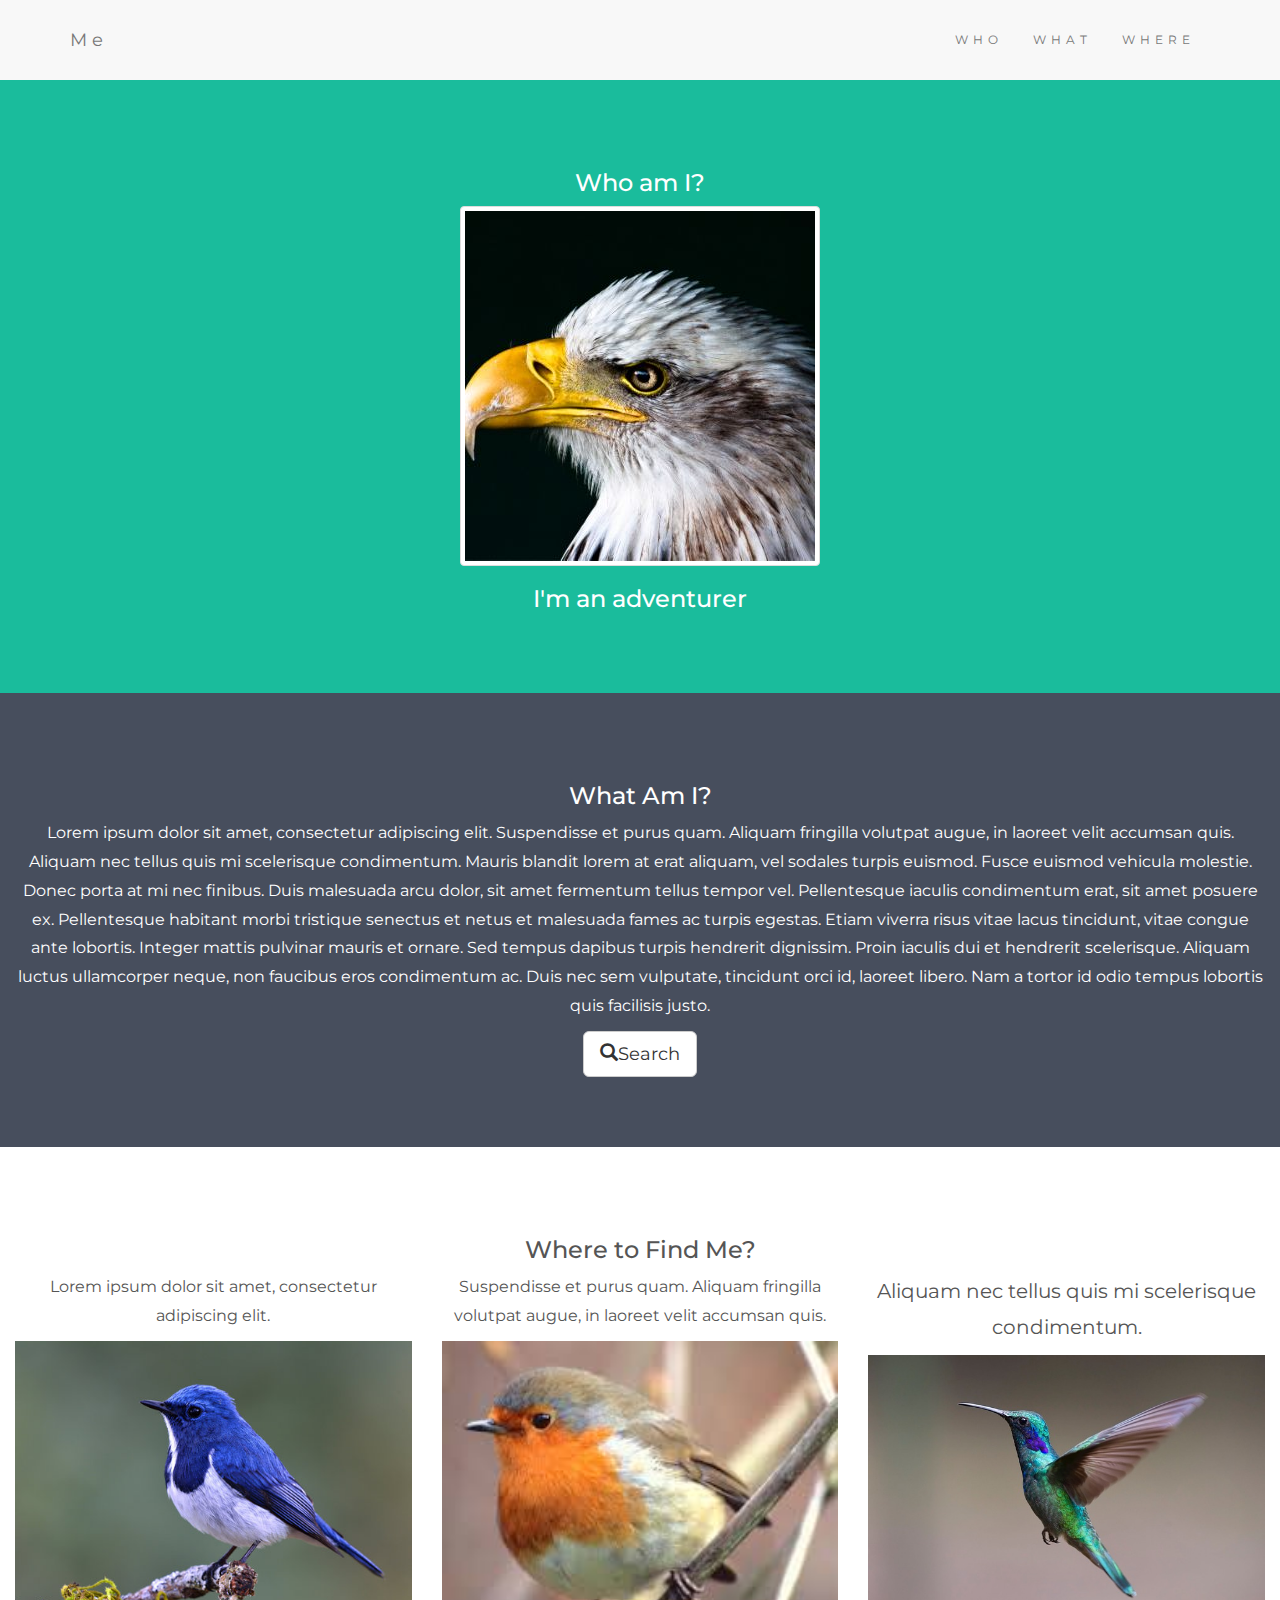
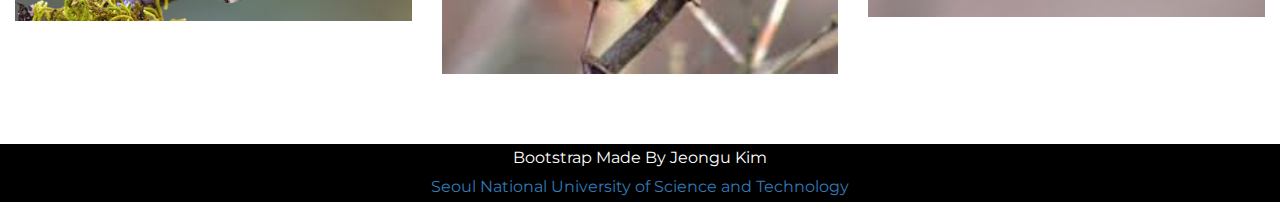
<file: index.html>
<!DOCTYPE html>
<html>

<head>
    <nav class="navbar navbar-default">
        <div class="container">
            <div class="navbar-header">
                <button type="button" class="navbar-toggle" data-toggle="collapse" data-target="#myNavbar">
                    <span class="icon-bar"></span>
                    <span class="icon-bar"></span>
                    <span class="icon-bar"></span>
                </button>
                <a class="navbar-brand" href="#">Me</a>
            </div>
            <div class="collapse navbar-collapse" id="myNavbar">
                <ul class="nav navbar-nav navbar-right">
                    <li><a href="#who">WHO</a></li>
                    <li><a href="#what">WHAT</a></li>
                    <li><a href="#where">WHERE</a></li>
                </ul>
            </div>
        </div>
    </nav>

    <title>Boostrap Theme Simply Me</title>
    <meta charset="utf-8">
    <meta name="viewport" content="width=device-width, initial-scale=1">
    <link rel="stylesheet" href="https://maxcdn.bootstrapcdn.com/bootstrap/3.4.1/css/bootstrap.min.css">
    <script src="https://ajax.googleapis.com/ajax/libs/jquery/3.5.1/jquery.min.js"></script>
    <script src="https://maxcdn.bootstrapcdn.com/bootstrap/3.4.1/js/bootstrap.min.js"></script>
    <link rel="preconnect" href="https://fonts.googleapis.com">
    <link rel="preconnect" href="https://fonts.gstatic.com" crossorigin>
    <link href="https://fonts.googleapis.com/css2?family=Montserrat:ital,wght@0,100..900;1,100..900&display=swap" rel="stylesheet">
    <style>
        body {
            font: 20px "Montserrat", sans-serif;
            line-height: 1.8;
            color: #f5f6f7;
        }
        p {font-size: 16px;}

        .bg-1 {
            background-color: #1abc9c;
            /*Green */
            color: #ffffff;
        }

        .bg-2 {
            background-color: #474e5d;
            color: #ffffff;
        }

        .bg-3 {
            background-color: #ffffff;
            color: #555555;
        }

        .bg-4 {
            background-color: black;
            color: white
        }

        .container-fluid {
            padding-top: 70px;
            padding-bottom: 70px;
        }
        .navbar {
            padding-top: 15px;
            padding-bottom: 15px;
            border: 0;
            border-radius: 0;
            margin-bottom: 0;
            font-size: 12px;
            letter-spacing: 5px;

        }
        .navbar-nav li a:hover{
            color: #1abc9c !important;
        }
        .margin {margin-bottom: 45px;} 
</style>
</head>

<body>
    <div class="container-fluid bg-1 text-center" id="who">
        <h3>Who am I?</h3>
        <img src="bird.jpg" class="img-thumbnail img-responsive"" alt=" Bird" style="display:inline">
        <h3>I'm an adventurer</h3>
    </div>
    <div class="container-fluid bg-2 text-center" id="what">
        <h3>What Am I?</h3>
        <p>Lorem ipsum dolor sit amet, consectetur adipiscing elit. Suspendisse et purus quam. Aliquam fringilla
            volutpat augue, in laoreet velit accumsan quis. Aliquam nec tellus quis mi scelerisque condimentum. Mauris
            blandit lorem at erat aliquam, vel sodales turpis euismod. Fusce euismod vehicula molestie. Donec porta at
            mi nec finibus. Duis malesuada arcu dolor, sit amet fermentum tellus tempor vel. Pellentesque iaculis
            condimentum erat, sit amet posuere ex. Pellentesque habitant morbi tristique senectus et netus et malesuada
            fames ac turpis egestas. Etiam viverra risus vitae lacus tincidunt, vitae congue ante lobortis. Integer
            mattis pulvinar mauris et ornare. Sed tempus dapibus turpis hendrerit dignissim. Proin iaculis dui et
            hendrerit scelerisque. Aliquam luctus ullamcorper neque, non faucibus eros condimentum ac. Duis nec sem
            vulputate, tincidunt orci id, laoreet libero. Nam a tortor id odio tempus lobortis quis facilisis justo.</p>
        <a href="#" class="btn btn-default btn-lg">
            <span class="glyphicon glyphicon-search"></span>Search</a>
    </div>
    <div class="container-fluid bg-3 text-center" id="where">
        <h3>Where to Find Me?</h3>
        <div class="row">
            <div class="col-sm-4" ?>
                <p>Lorem ipsum dolor sit amet, consectetur adipiscing elit.</p>
                <img src="bird1.jpg" alt="image" width="100%" class="img-responsive">
            </div>
            <div class="col-sm-4" ?>
                <p>Suspendisse et purus quam. Aliquam fringilla volutpat augue, in laoreet velit accumsan quis.</p>
                <img src="bird2.jpg" alt="image" width="100%" class="img-responsive">
            </div>
            <div class="col-sm-4" ?>
                Aliquam nec tellus quis mi scelerisque condimentum. </p>
                <img src="bird3.jpg" alt="image" width="100%" class="img-responsive">
            </div>
        </div>
    </div>

    <footer class="contain-fluid bg-4 text-center">
        <p>Bootstrap Made By Jeongu Kim<br>
        <a href="http://seoultech.ac.kr">Seoul National University of Science and Technology</a>
        </p>
    </footer>
</body>

</html>
</file>
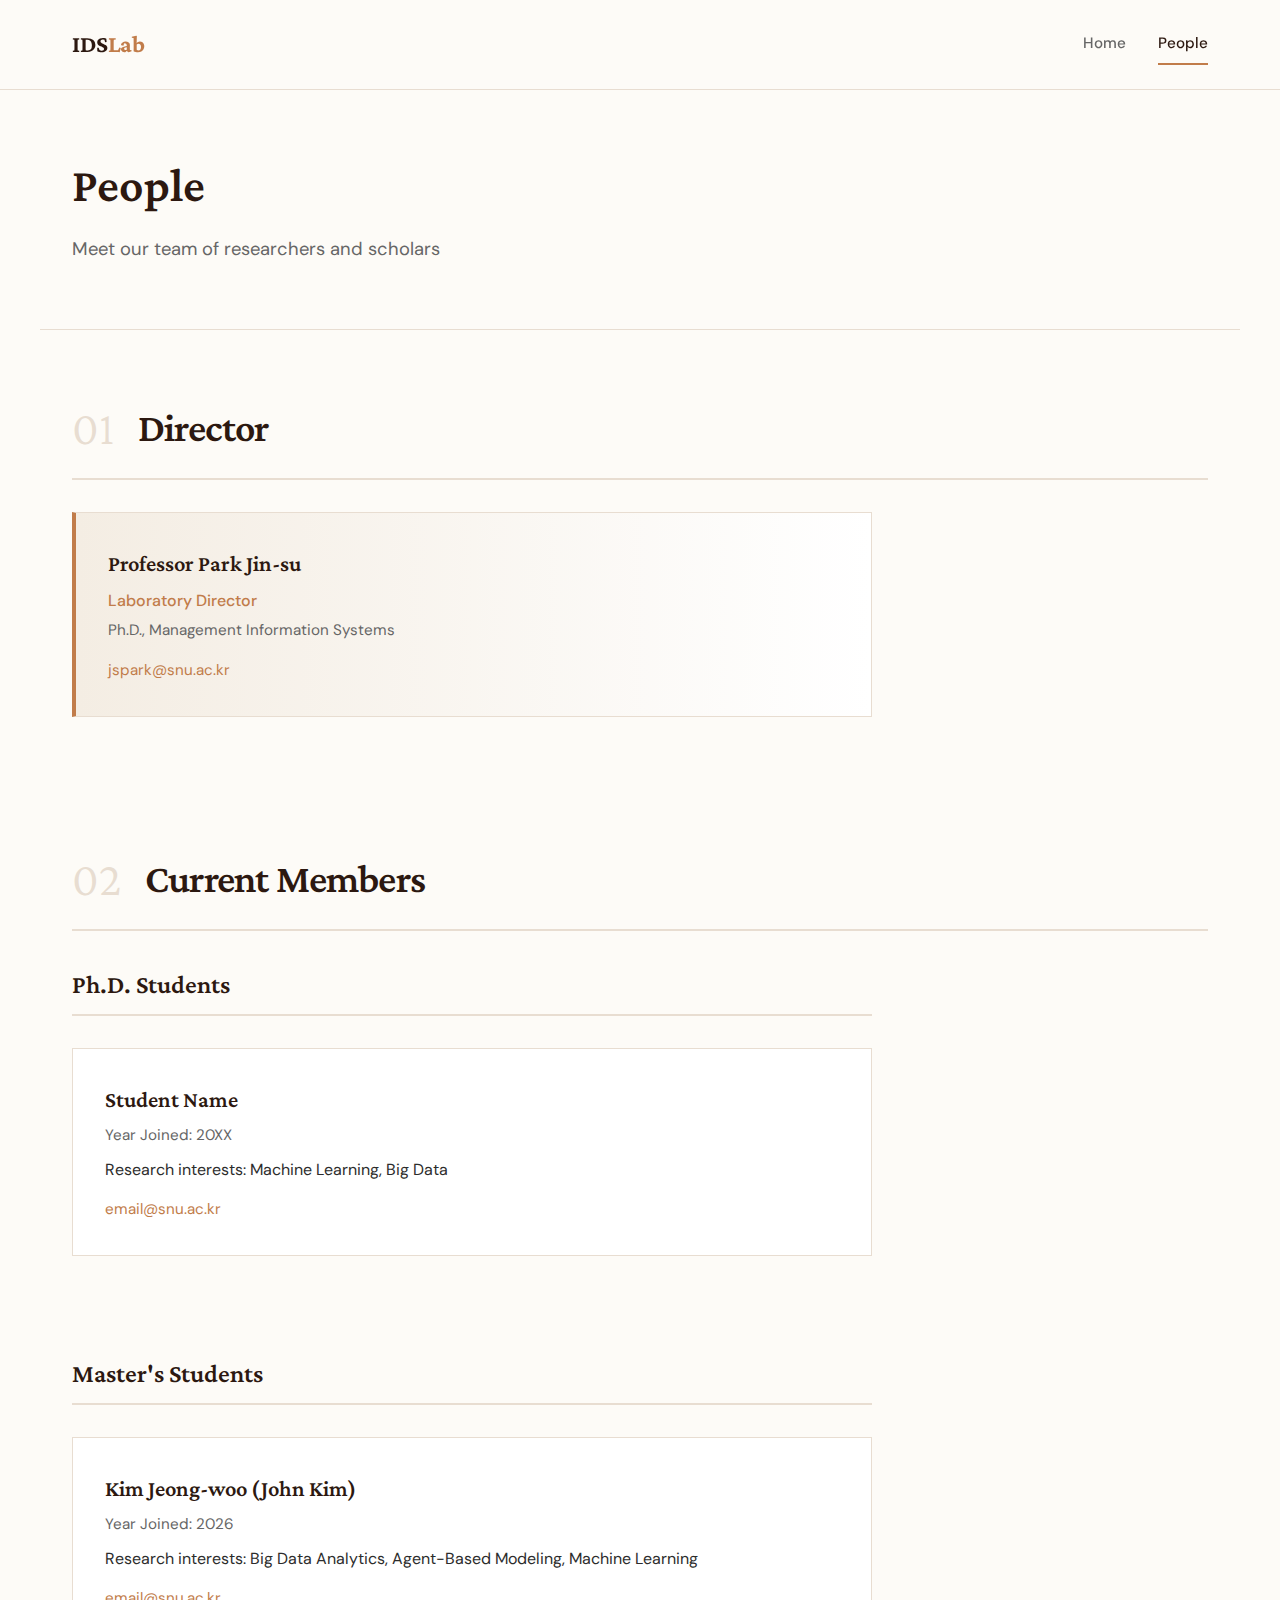
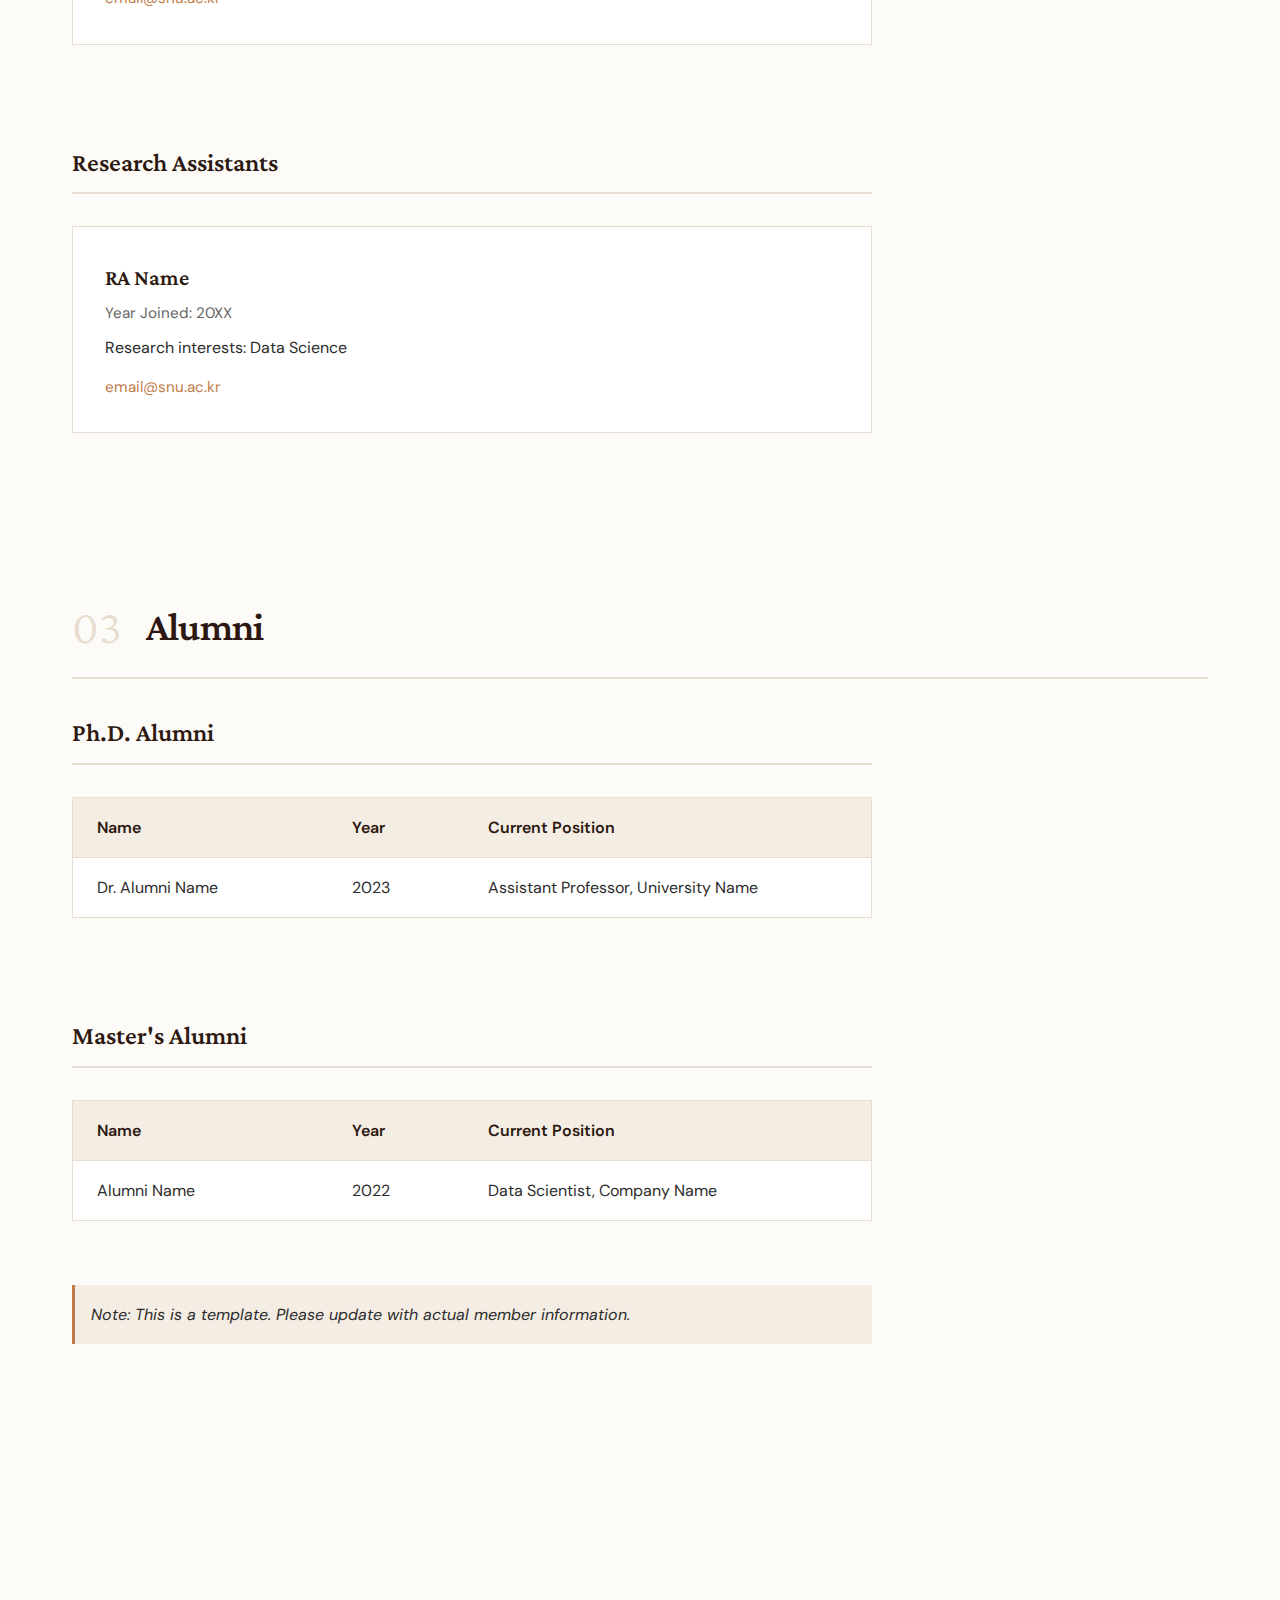
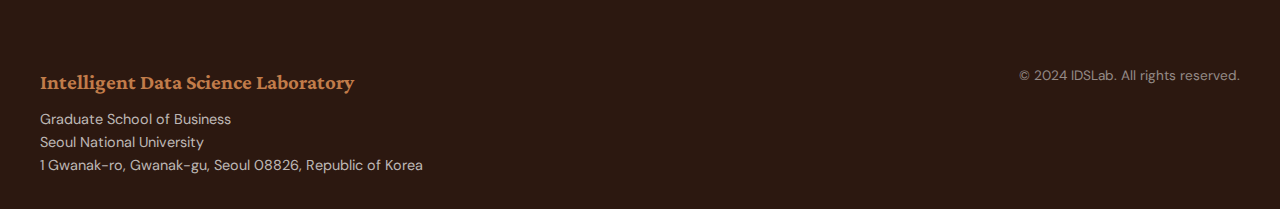
<file: members.html>
<!DOCTYPE html>
<html lang="en">
<head>
    <meta charset="UTF-8">
    <meta name="viewport" content="width=device-width, initial-scale=1.0">
    <title>People - IDSLab</title>
    <link rel="stylesheet" href="css/style.css">
    <link rel="preconnect" href="https://fonts.googleapis.com">
    <link rel="preconnect" href="https://fonts.gstatic.com" crossorigin>
    <link href="https://fonts.googleapis.com/css2?family=Crimson+Pro:wght@300;400;600;700&family=DM+Sans:wght@400;500;700&display=swap" rel="stylesheet">
</head>
<body>
    <nav class="nav">
        <div class="nav-container">
            <a href="index.html" class="logo">IDS<span>Lab</span></a>
            <div class="nav-links">
                <a href="index.html" class="nav-link">Home</a>
                <a href="members.html" class="nav-link active">People</a>
            </div>
        </div>
    </nav>

    <header class="page-header">
        <div class="page-header-content">
            <h1 class="page-title">People</h1>
            <p class="page-subtitle">Meet our team of researchers and scholars</p>
        </div>
    </header>

    <main class="container">
        <section class="section members-section">
            <div class="section-header">
                <span class="section-number">01</span>
                <h2 class="section-title">Director</h2>
            </div>
            <div class="section-content">
                <div class="member-card director-member">
                    <div class="member-info">
                        <h3 class="member-name">Professor Park Jin-su</h3>
                        <p class="member-role">Laboratory Director</p>
                        <p class="member-degree">Ph.D., Management Information Systems</p>
                        <div class="member-contact">
                            <a href="mailto:jspark@snu.ac.kr">jspark@snu.ac.kr</a>
                        </div>
                    </div>
                </div>
            </div>
        </section>

        <section class="section members-section">
            <div class="section-header">
                <span class="section-number">02</span>
                <h2 class="section-title">Current Members</h2>
            </div>
            <div class="section-content">
                <div class="members-grid">
                    <!-- Ph.D. Students -->
                    <div class="member-category">
                        <h3 class="category-title">Ph.D. Students</h3>
                        <div class="members-list">
                            <div class="member-card">
                                <div class="member-info">
                                    <h4 class="member-name">Student Name</h4>
                                    <p class="member-year">Year Joined: 20XX</p>
                                    <p class="member-research">Research interests: Machine Learning, Big Data</p>
                                    <div class="member-contact">
                                        <a href="mailto:email@snu.ac.kr">email@snu.ac.kr</a>
                                    </div>
                                </div>
                            </div>
                            <!-- Add more Ph.D. students as needed -->
                        </div>
                    </div>

                    <!-- Master's Students -->
                    <div class="member-category">
                        <h3 class="category-title">Master's Students</h3>
                        <div class="members-list">
                            <div class="member-card">
                                <div class="member-info">
                                    <h4 class="member-name">Kim Jeong-woo (John Kim)</h4>
                                    <p class="member-year">Year Joined: 2026</p>
                                    <p class="member-research">Research interests: Big Data Analytics, Agent-Based Modeling, Machine Learning</p>
                                    <div class="member-contact">
                                        <a href="mailto:email@snu.ac.kr">email@snu.ac.kr</a>
                                    </div>
                                </div>
                            </div>
                            <!-- Add more Master's students as needed -->
                        </div>
                    </div>

                    <!-- Research Assistants -->
                    <div class="member-category">
                        <h3 class="category-title">Research Assistants</h3>
                        <div class="members-list">
                            <div class="member-card">
                                <div class="member-info">
                                    <h4 class="member-name">RA Name</h4>
                                    <p class="member-year">Year Joined: 20XX</p>
                                    <p class="member-research">Research interests: Data Science</p>
                                    <div class="member-contact">
                                        <a href="mailto:email@snu.ac.kr">email@snu.ac.kr</a>
                                    </div>
                                </div>
                            </div>
                            <!-- Add more RAs as needed -->
                        </div>
                    </div>
                </div>
            </div>
        </section>

        <section class="section alumni-section">
            <div class="section-header">
                <span class="section-number">03</span>
                <h2 class="section-title">Alumni</h2>
            </div>
            <div class="section-content">
                <div class="alumni-list">
                    <!-- Ph.D. Alumni -->
                    <div class="alumni-category">
                        <h3 class="category-title">Ph.D. Alumni</h3>
                        <div class="alumni-table">
                            <div class="alumni-row header-row">
                                <div class="alumni-col name-col">Name</div>
                                <div class="alumni-col year-col">Year</div>
                                <div class="alumni-col position-col">Current Position</div>
                            </div>
                            <div class="alumni-row">
                                <div class="alumni-col name-col">Dr. Alumni Name</div>
                                <div class="alumni-col year-col">2023</div>
                                <div class="alumni-col position-col">Assistant Professor, University Name</div>
                            </div>
                            <!-- Add more Ph.D. alumni as needed -->
                        </div>
                    </div>

                    <!-- Master's Alumni -->
                    <div class="alumni-category">
                        <h3 class="category-title">Master's Alumni</h3>
                        <div class="alumni-table">
                            <div class="alumni-row header-row">
                                <div class="alumni-col name-col">Name</div>
                                <div class="alumni-col year-col">Year</div>
                                <div class="alumni-col position-col">Current Position</div>
                            </div>
                            <div class="alumni-row">
                                <div class="alumni-col name-col">Alumni Name</div>
                                <div class="alumni-col year-col">2022</div>
                                <div class="alumni-col position-col">Data Scientist, Company Name</div>
                            </div>
                            <!-- Add more Master's alumni as needed -->
                        </div>
                    </div>
                </div>

                <div class="alumni-note">
                    <p><em>Note: This is a template. Please update with actual member information.</em></p>
                </div>
            </div>
        </section>
    </main>

    <footer class="footer">
        <div class="footer-content">
            <div class="footer-info">
                <h3>Intelligent Data Science Laboratory</h3>
                <p>Graduate School of Business</p>
                <p>Seoul National University</p>
                <p>1 Gwanak-ro, Gwanak-gu, Seoul 08826, Republic of Korea</p>
            </div>
            <div class="footer-meta">
                <p>&copy; 2024 IDSLab. All rights reserved.</p>
            </div>
        </div>
    </footer>

    <script src="js/script.js"></script>
</body>
</html>
</file>
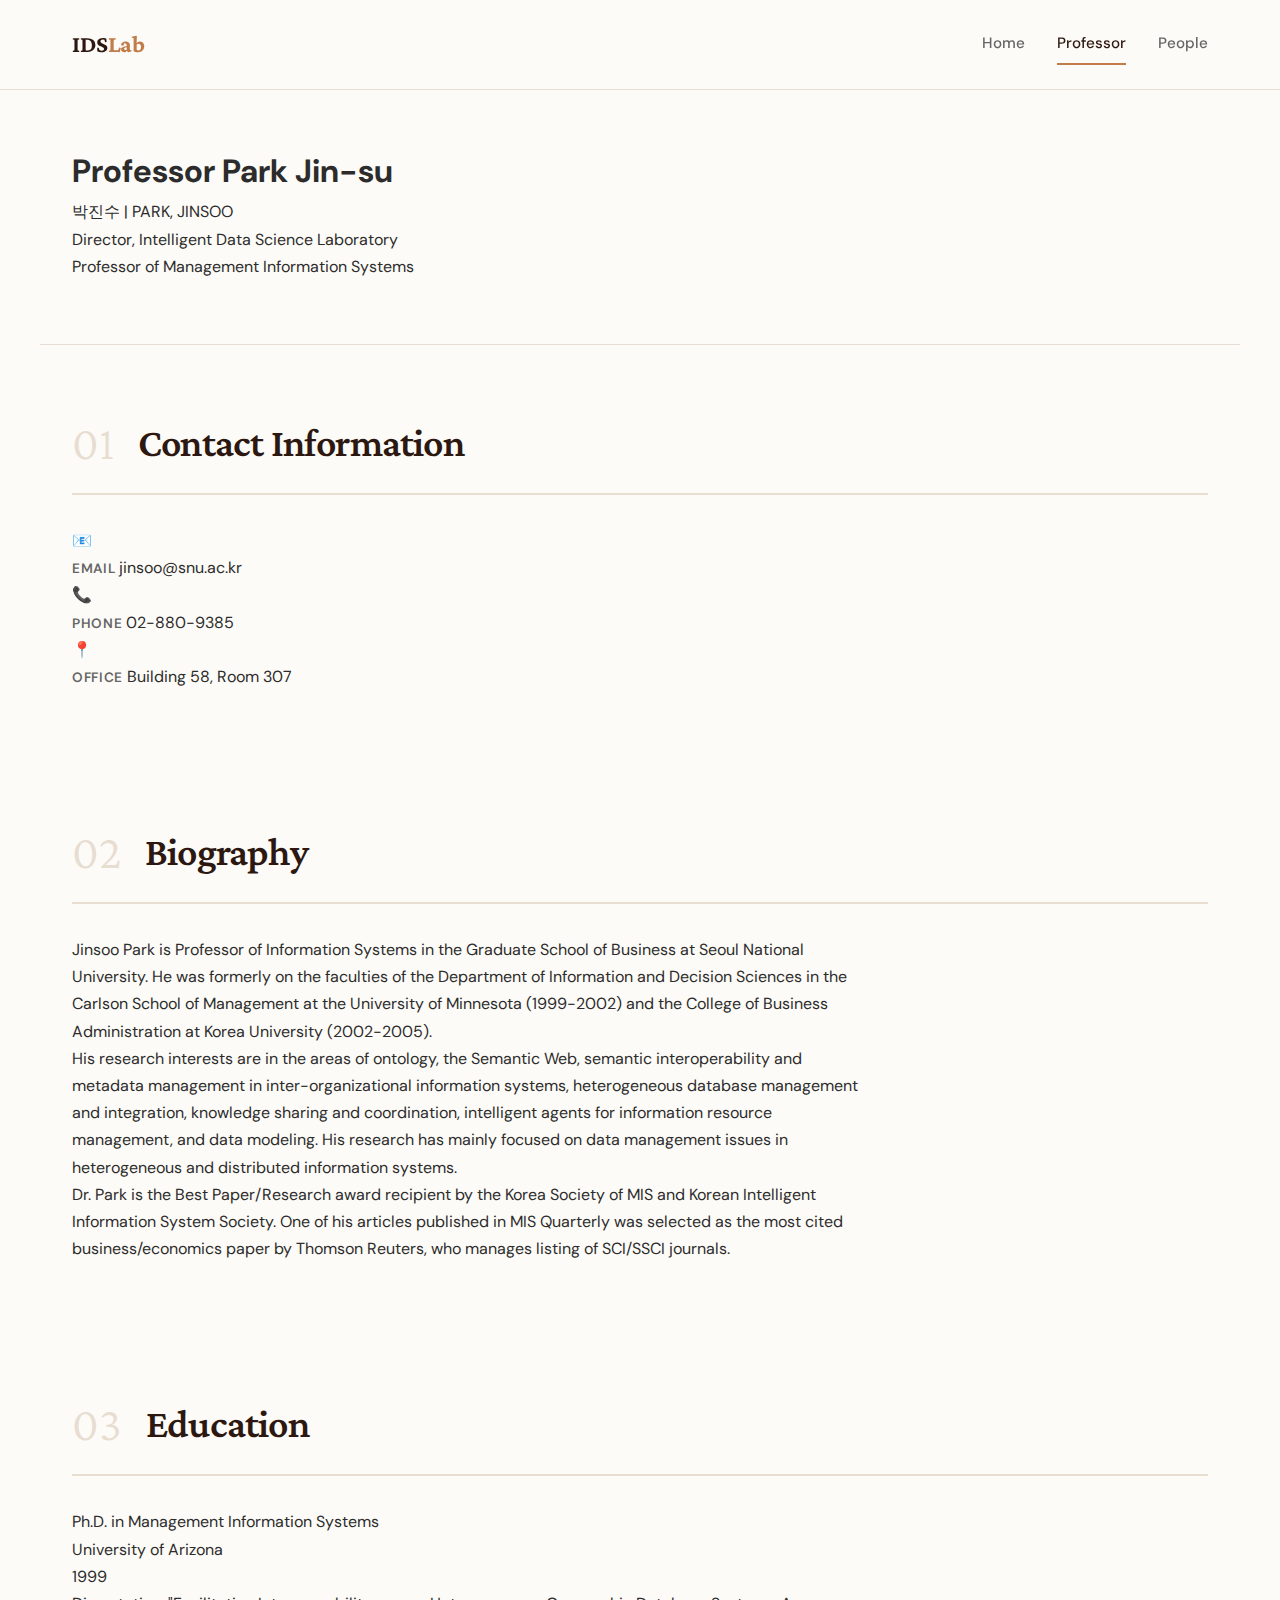
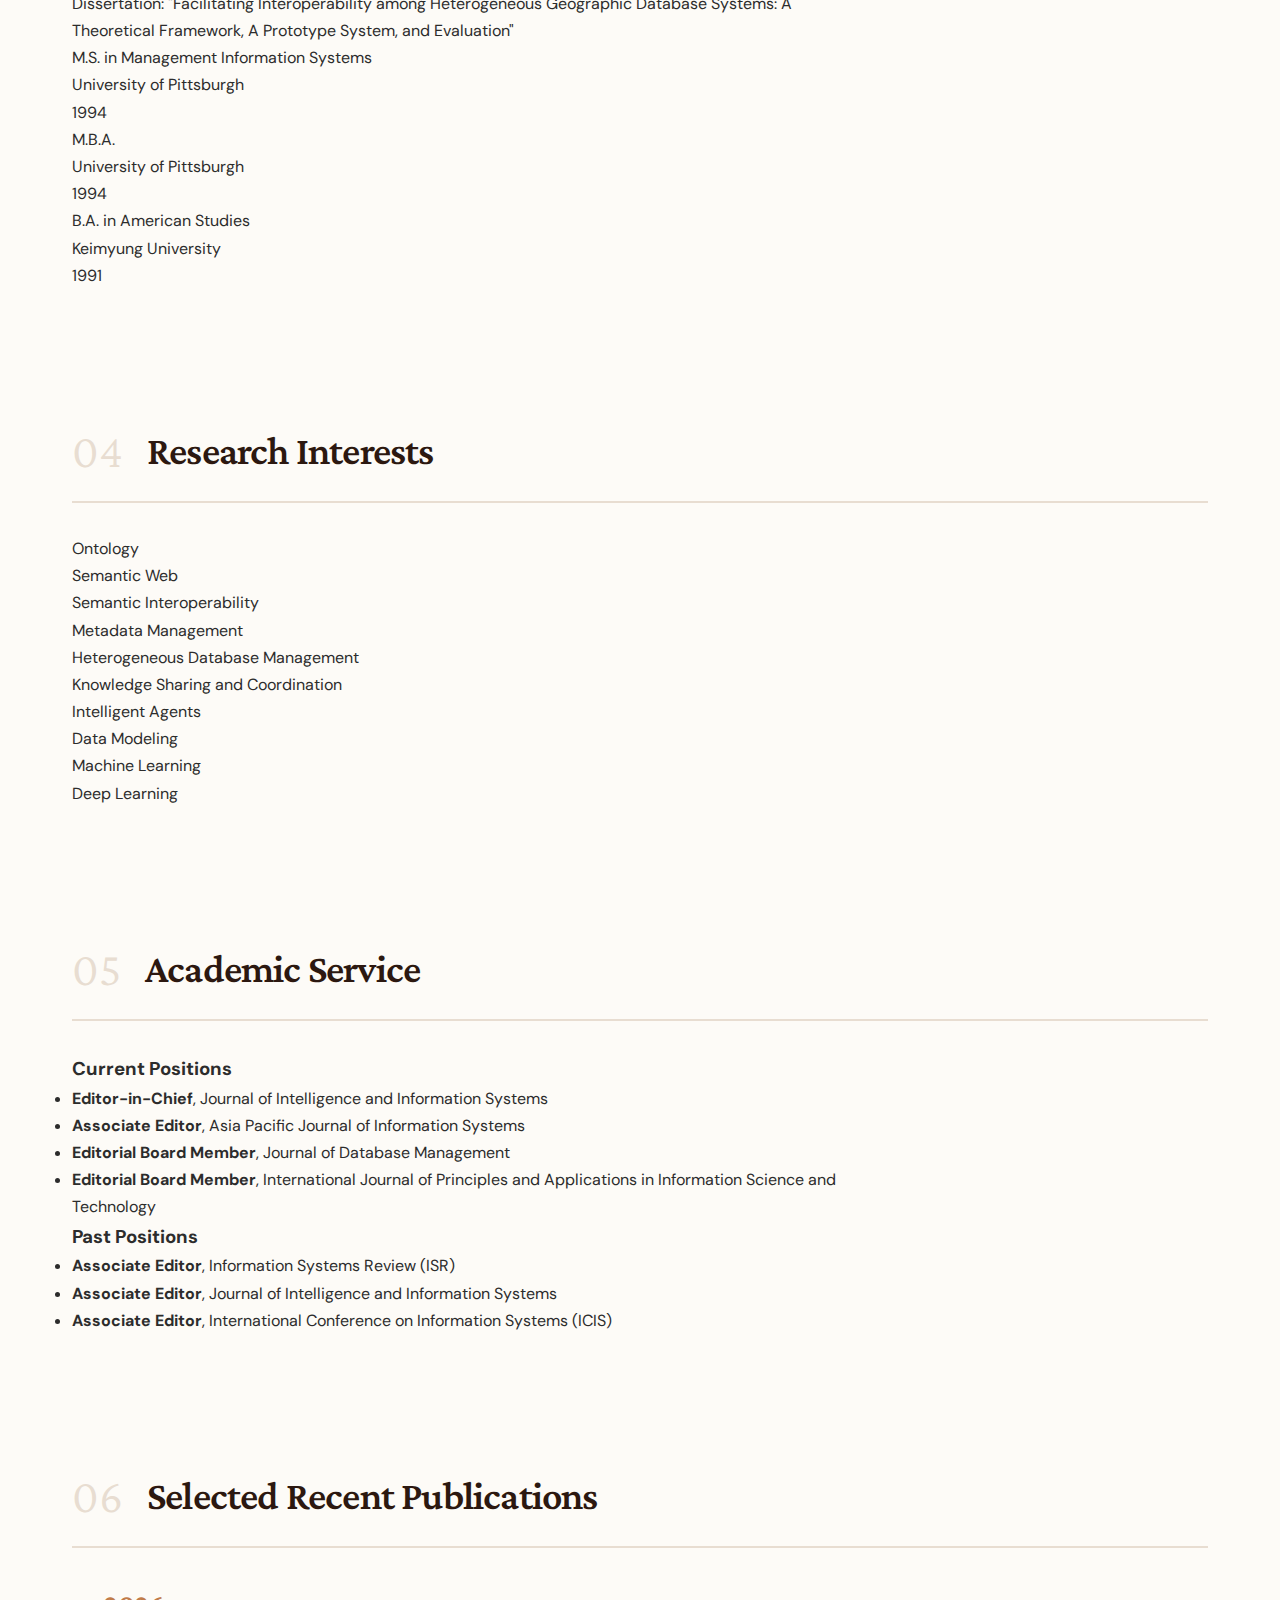
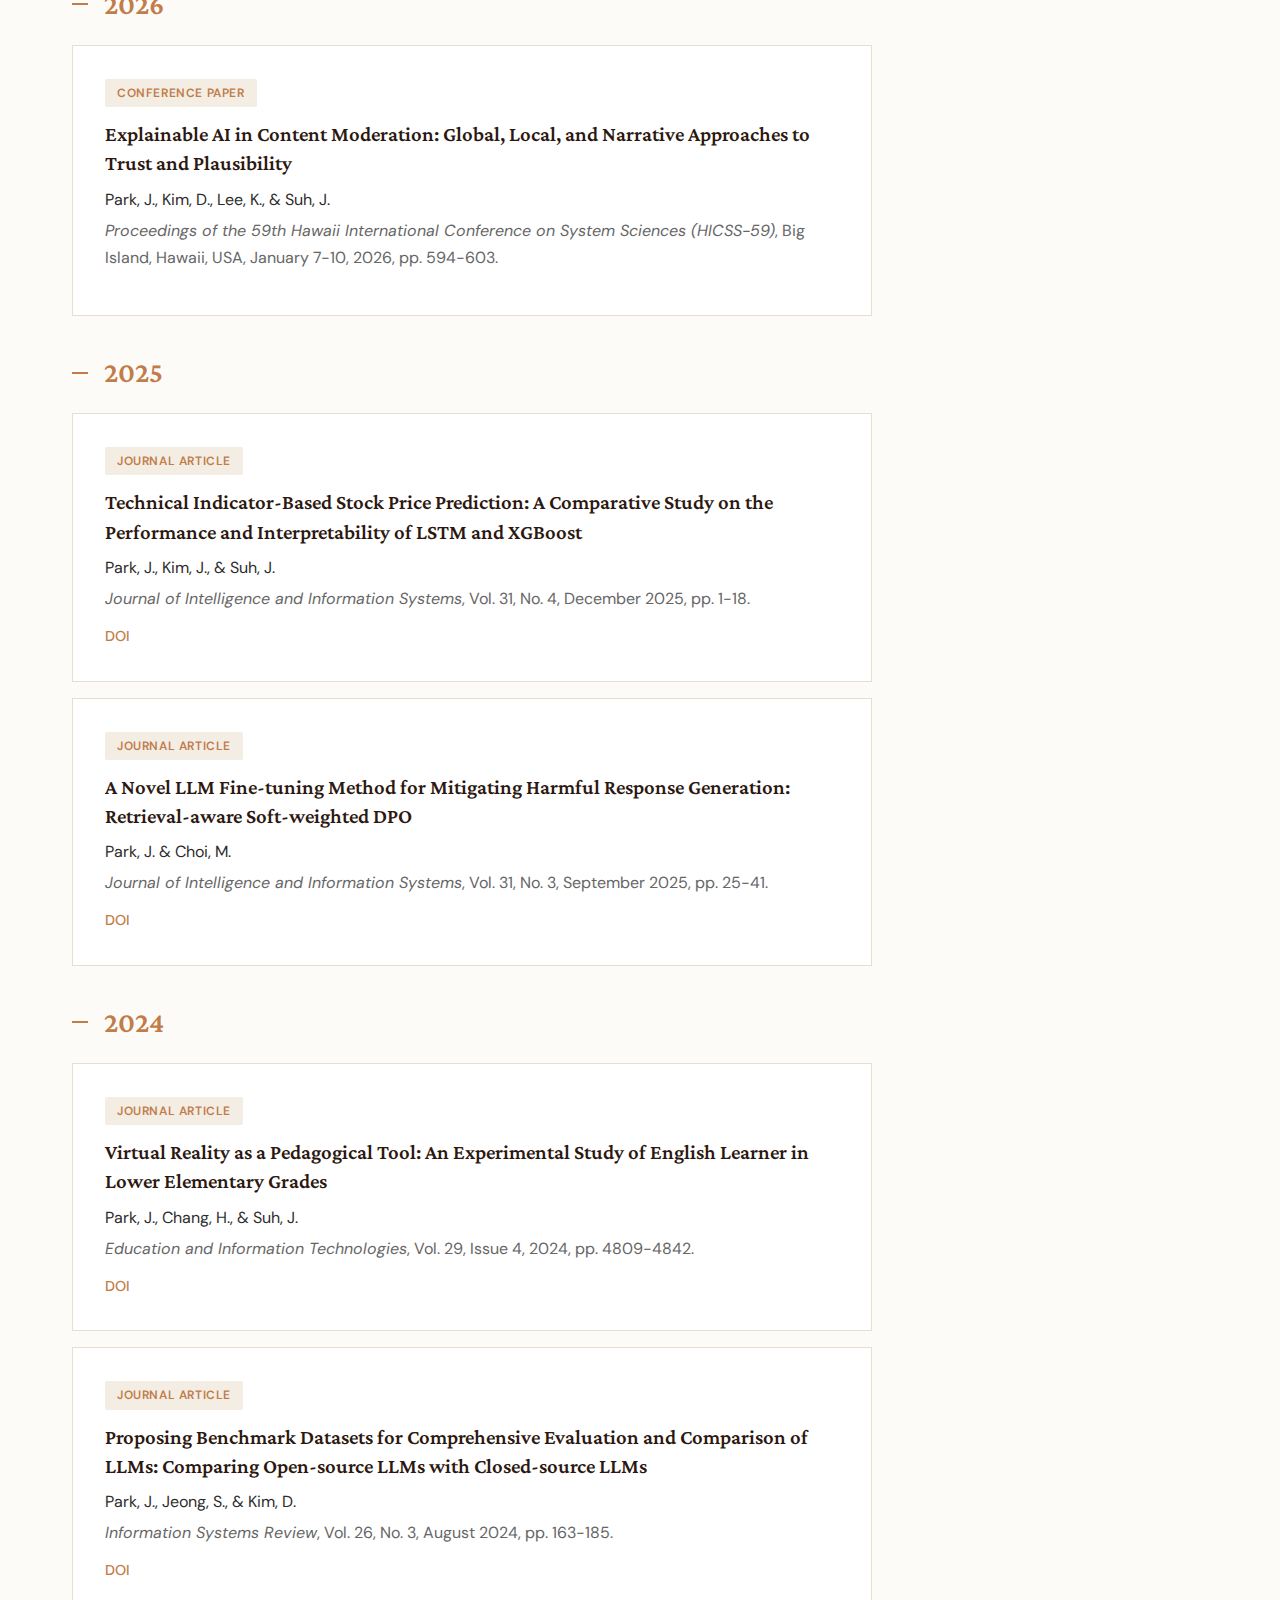
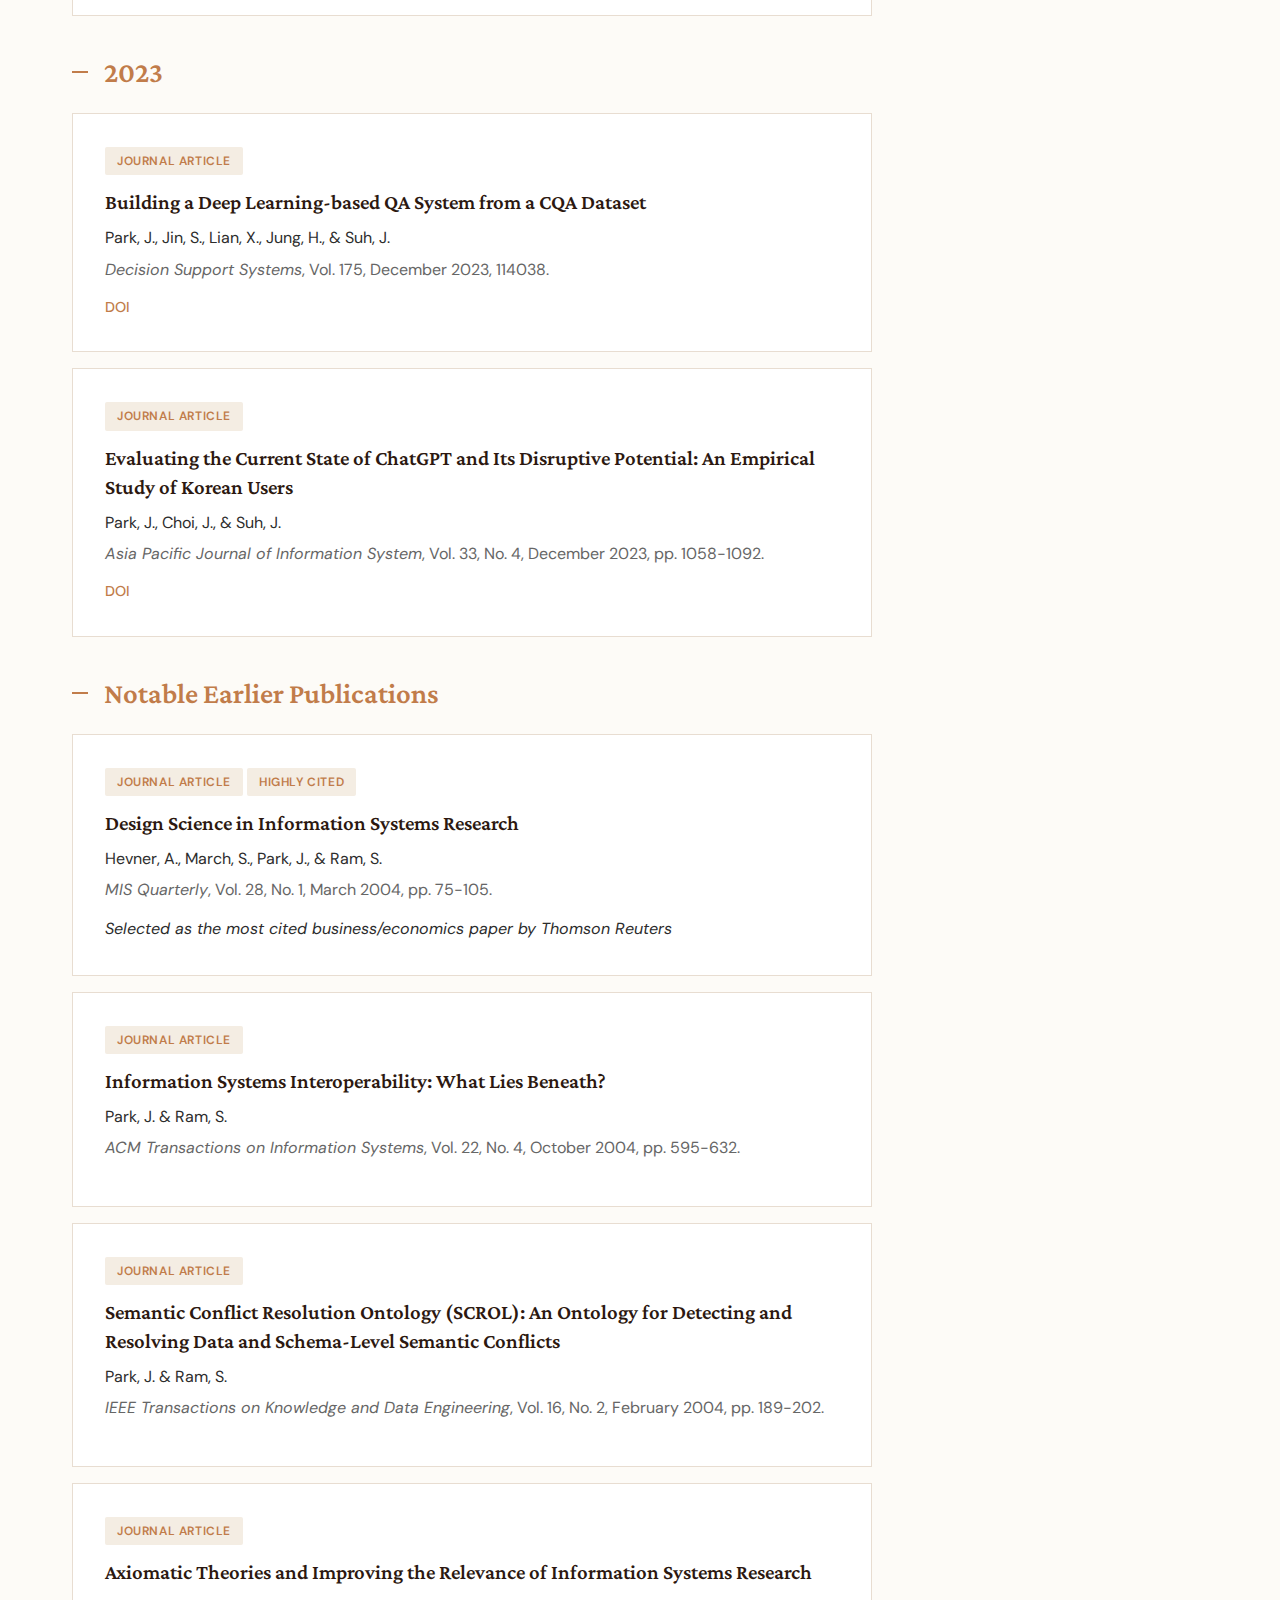
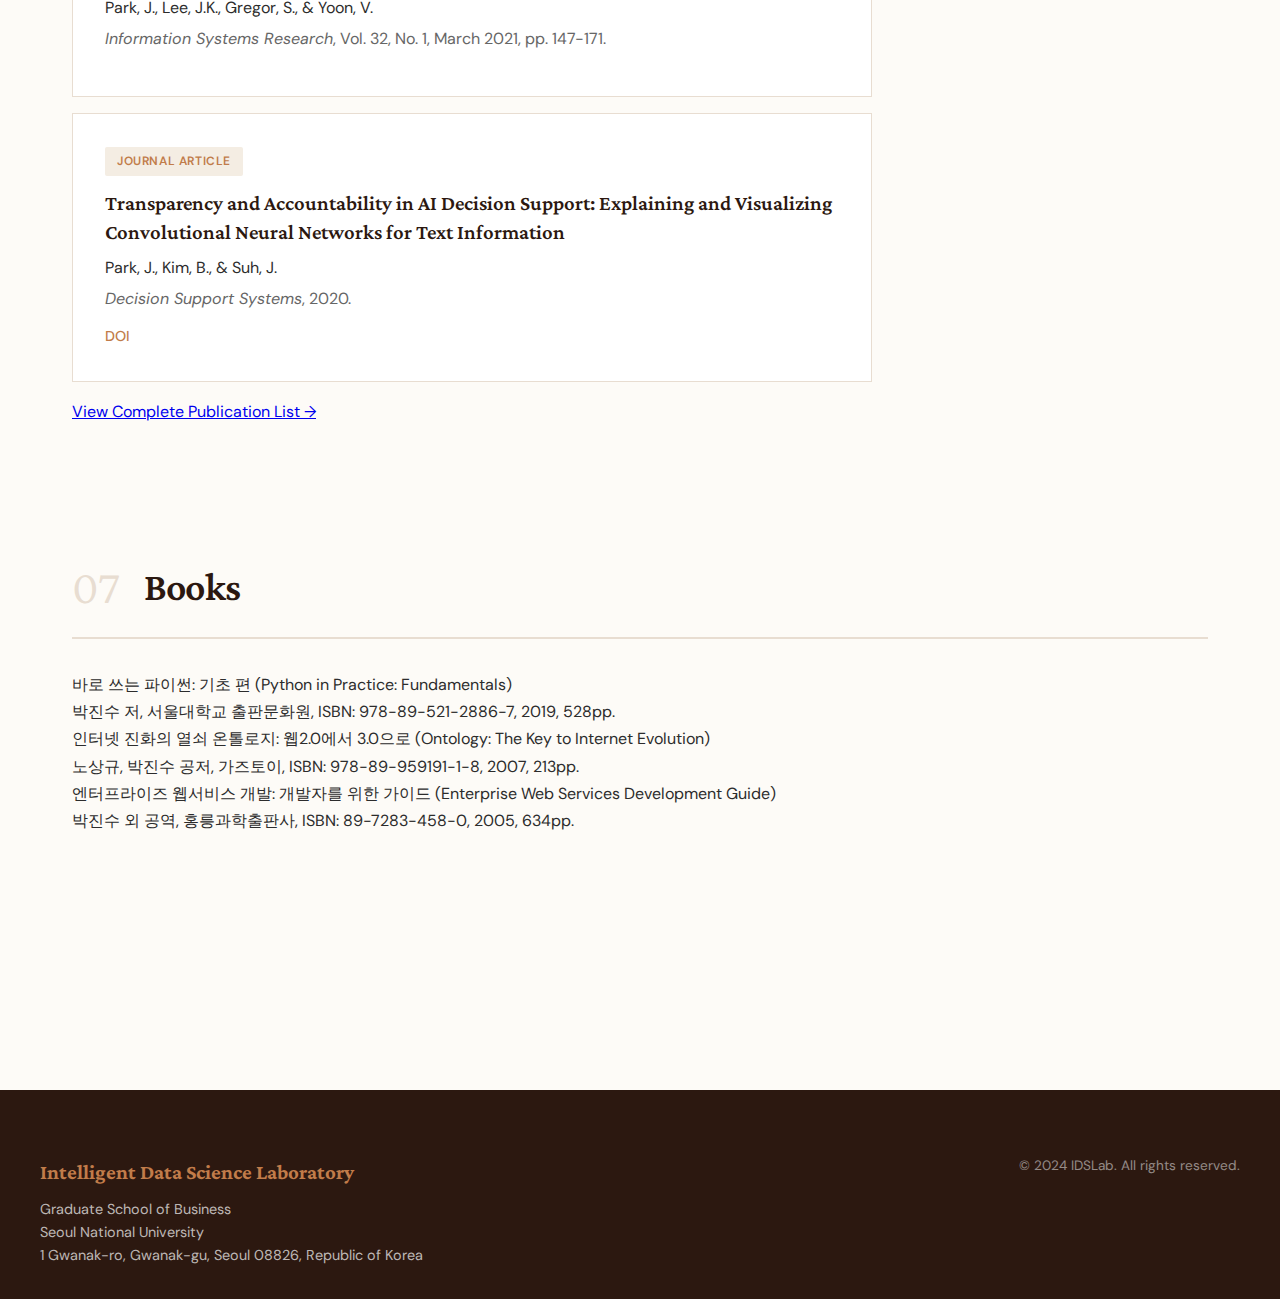
<file: professor.html>
<!DOCTYPE html>
<html lang="en">
<head>
    <meta charset="UTF-8">
    <meta name="viewport" content="width=device-width, initial-scale=1.0">
    <title>Professor Park Jin-su - IDSLab</title>
    <link rel="stylesheet" href="css/style.css">
    <link rel="preconnect" href="https://fonts.googleapis.com">
    <link rel="preconnect" href="https://fonts.gstatic.com" crossorigin>
    <link href="https://fonts.googleapis.com/css2?family=Crimson+Pro:wght@300;400;600;700&family=DM+Sans:wght@400;500;700&display=swap" rel="stylesheet">
</head>
<body>
    <nav class="nav">
        <div class="nav-container">
            <a href="index.html" class="logo">IDS<span>Lab</span></a>
            <div class="nav-links">
                <a href="index.html" class="nav-link">Home</a>
                <a href="professor.html" class="nav-link active">Professor</a>
                <a href="members.html" class="nav-link">People</a>
            </div>
        </div>
    </nav>

    <header class="page-header professor-header">
        <div class="page-header-content">
            <div class="professor-title-section">
                <h1 class="professor-page-name">Professor Park Jin-su</h1>
                <p class="professor-page-title">박진수 | PARK, JINSOO</p>
                <p class="professor-page-role">Director, Intelligent Data Science Laboratory<br>Professor of Management Information Systems</p>
            </div>
        </div>
    </header>

    <main class="container professor-page">
        <!-- Contact Information -->
        <section class="section contact-section">
            <div class="section-header">
                <span class="section-number">01</span>
                <h2 class="section-title">Contact Information</h2>
            </div>
            <div class="section-content">
                <div class="contact-grid">
                    <div class="contact-box">
                        <span class="contact-icon">📧</span>
                        <div class="contact-details">
                            <span class="contact-label">Email</span>
                            <a href="mailto:jinsoo@snu.ac.kr" class="contact-value">jinsoo@snu.ac.kr</a>
                        </div>
                    </div>
                    <div class="contact-box">
                        <span class="contact-icon">📞</span>
                        <div class="contact-details">
                            <span class="contact-label">Phone</span>
                            <span class="contact-value">02-880-9385</span>
                        </div>
                    </div>
                    <div class="contact-box">
                        <span class="contact-icon">📍</span>
                        <div class="contact-details">
                            <span class="contact-label">Office</span>
                            <span class="contact-value">Building 58, Room 307</span>
                        </div>
                    </div>
                </div>
            </div>
        </section>

        <!-- Biography -->
        <section class="section">
            <div class="section-header">
                <span class="section-number">02</span>
                <h2 class="section-title">Biography</h2>
            </div>
            <div class="section-content">
                <p class="bio-text">
                    Jinsoo Park is Professor of Information Systems in the Graduate School of Business at Seoul National University. 
                    He was formerly on the faculties of the Department of Information and Decision Sciences in the Carlson School of 
                    Management at the University of Minnesota (1999-2002) and the College of Business Administration at Korea University 
                    (2002-2005).
                </p>
                <p class="bio-text">
                    His research interests are in the areas of ontology, the Semantic Web, semantic interoperability and metadata 
                    management in inter-organizational information systems, heterogeneous database management and integration, knowledge 
                    sharing and coordination, intelligent agents for information resource management, and data modeling. His research 
                    has mainly focused on data management issues in heterogeneous and distributed information systems.
                </p>
                <p class="bio-text">
                    Dr. Park is the Best Paper/Research award recipient by the Korea Society of MIS and Korean Intelligent Information 
                    System Society. One of his articles published in MIS Quarterly was selected as the most cited business/economics 
                    paper by Thomson Reuters, who manages listing of SCI/SSCI journals.
                </p>
            </div>
        </section>

        <!-- Education -->
        <section class="section">
            <div class="section-header">
                <span class="section-number">03</span>
                <h2 class="section-title">Education</h2>
            </div>
            <div class="section-content">
                <div class="education-list">
                    <div class="education-item">
                        <div class="education-degree">Ph.D. in Management Information Systems</div>
                        <div class="education-institution">University of Arizona</div>
                        <div class="education-year">1999</div>
                        <div class="education-note">Dissertation: "Facilitating Interoperability among Heterogeneous Geographic Database Systems: A Theoretical Framework, A Prototype System, and Evaluation"</div>
                    </div>
                    <div class="education-item">
                        <div class="education-degree">M.S. in Management Information Systems</div>
                        <div class="education-institution">University of Pittsburgh</div>
                        <div class="education-year">1994</div>
                    </div>
                    <div class="education-item">
                        <div class="education-degree">M.B.A.</div>
                        <div class="education-institution">University of Pittsburgh</div>
                        <div class="education-year">1994</div>
                    </div>
                    <div class="education-item">
                        <div class="education-degree">B.A. in American Studies</div>
                        <div class="education-institution">Keimyung University</div>
                        <div class="education-year">1991</div>
                    </div>
                </div>
            </div>
        </section>

        <!-- Research Interests -->
        <section class="section">
            <div class="section-header">
                <span class="section-number">04</span>
                <h2 class="section-title">Research Interests</h2>
            </div>
            <div class="section-content">
                <div class="research-interests-grid">
                    <div class="interest-item">Ontology</div>
                    <div class="interest-item">Semantic Web</div>
                    <div class="interest-item">Semantic Interoperability</div>
                    <div class="interest-item">Metadata Management</div>
                    <div class="interest-item">Heterogeneous Database Management</div>
                    <div class="interest-item">Knowledge Sharing and Coordination</div>
                    <div class="interest-item">Intelligent Agents</div>
                    <div class="interest-item">Data Modeling</div>
                    <div class="interest-item">Machine Learning</div>
                    <div class="interest-item">Deep Learning</div>
                </div>
            </div>
        </section>

        <!-- Academic Service -->
        <section class="section">
            <div class="section-header">
                <span class="section-number">05</span>
                <h2 class="section-title">Academic Service</h2>
            </div>
            <div class="section-content">
                <div class="service-category">
                    <h3 class="service-title">Current Positions</h3>
                    <ul class="service-list">
                        <li><strong>Editor-in-Chief</strong>, Journal of Intelligence and Information Systems</li>
                        <li><strong>Associate Editor</strong>, Asia Pacific Journal of Information Systems</li>
                        <li><strong>Editorial Board Member</strong>, Journal of Database Management</li>
                        <li><strong>Editorial Board Member</strong>, International Journal of Principles and Applications in Information Science and Technology</li>
                    </ul>
                </div>
                <div class="service-category">
                    <h3 class="service-title">Past Positions</h3>
                    <ul class="service-list">
                        <li><strong>Associate Editor</strong>, Information Systems Review (ISR)</li>
                        <li><strong>Associate Editor</strong>, Journal of Intelligence and Information Systems</li>
                        <li><strong>Associate Editor</strong>, International Conference on Information Systems (ICIS)</li>
                    </ul>
                </div>
            </div>
        </section>

        <!-- Recent Publications -->
        <section class="section publications-section">
            <div class="section-header">
                <span class="section-number">06</span>
                <h2 class="section-title">Selected Recent Publications</h2>
            </div>
            <div class="section-content">
                <div class="publications-list">
                    <!-- 2026 -->
                    <div class="publication-year">
                        <h3 class="year-label">2026</h3>
                    </div>
                    
                    <article class="publication">
                        <div class="pub-meta">
                            <span class="pub-type">Conference Paper</span>
                        </div>
                        <h4 class="pub-title">Explainable AI in Content Moderation: Global, Local, and Narrative Approaches to Trust and Plausibility</h4>
                        <p class="pub-authors">Park, J., Kim, D., Lee, K., & Suh, J.</p>
                        <p class="pub-venue"><em>Proceedings of the 59th Hawaii International Conference on System Sciences (HICSS-59)</em>, Big Island, Hawaii, USA, January 7-10, 2026, pp. 594-603.</p>
                    </article>

                    <!-- 2025 -->
                    <div class="publication-year">
                        <h3 class="year-label">2025</h3>
                    </div>
                    
                    <article class="publication">
                        <div class="pub-meta">
                            <span class="pub-type">Journal Article</span>
                        </div>
                        <h4 class="pub-title">Technical Indicator-Based Stock Price Prediction: A Comparative Study on the Performance and Interpretability of LSTM and XGBoost</h4>
                        <p class="pub-authors">Park, J., Kim, J., & Suh, J.</p>
                        <p class="pub-venue"><em>Journal of Intelligence and Information Systems</em>, Vol. 31, No. 4, December 2025, pp. 1-18.</p>
                        <div class="pub-links">
                            <a href="http://dx.doi.org/10.13088/jiis.2025.31.4.001" class="pub-link">DOI</a>
                        </div>
                    </article>

                    <article class="publication">
                        <div class="pub-meta">
                            <span class="pub-type">Journal Article</span>
                        </div>
                        <h4 class="pub-title">A Novel LLM Fine-tuning Method for Mitigating Harmful Response Generation: Retrieval-aware Soft-weighted DPO</h4>
                        <p class="pub-authors">Park, J. & Choi, M.</p>
                        <p class="pub-venue"><em>Journal of Intelligence and Information Systems</em>, Vol. 31, No. 3, September 2025, pp. 25-41.</p>
                        <div class="pub-links">
                            <a href="http://dx.doi.org/10.13088/jiis.2025.31.3.025" class="pub-link">DOI</a>
                        </div>
                    </article>

                    <!-- 2024 -->
                    <div class="publication-year">
                        <h3 class="year-label">2024</h3>
                    </div>
                    
                    <article class="publication">
                        <div class="pub-meta">
                            <span class="pub-type">Journal Article</span>
                        </div>
                        <h4 class="pub-title">Virtual Reality as a Pedagogical Tool: An Experimental Study of English Learner in Lower Elementary Grades</h4>
                        <p class="pub-authors">Park, J., Chang, H., & Suh, J.</p>
                        <p class="pub-venue"><em>Education and Information Technologies</em>, Vol. 29, Issue 4, 2024, pp. 4809-4842.</p>
                        <div class="pub-links">
                            <a href="https://doi.org/10.1007/s10639-023-11988-y" class="pub-link">DOI</a>
                        </div>
                    </article>

                    <article class="publication">
                        <div class="pub-meta">
                            <span class="pub-type">Journal Article</span>
                        </div>
                        <h4 class="pub-title">Proposing Benchmark Datasets for Comprehensive Evaluation and Comparison of LLMs: Comparing Open-source LLMs with Closed-source LLMs</h4>
                        <p class="pub-authors">Park, J., Jeong, S., & Kim, D.</p>
                        <p class="pub-venue"><em>Information Systems Review</em>, Vol. 26, No. 3, August 2024, pp. 163-185.</p>
                        <div class="pub-links">
                            <a href="http://dx.doi.org/10.14329/isr.2024.26.3.163" class="pub-link">DOI</a>
                        </div>
                    </article>

                    <!-- 2023 -->
                    <div class="publication-year">
                        <h3 class="year-label">2023</h3>
                    </div>
                    
                    <article class="publication">
                        <div class="pub-meta">
                            <span class="pub-type">Journal Article</span>
                        </div>
                        <h4 class="pub-title">Building a Deep Learning-based QA System from a CQA Dataset</h4>
                        <p class="pub-authors">Park, J., Jin, S., Lian, X., Jung, H., & Suh, J.</p>
                        <p class="pub-venue"><em>Decision Support Systems</em>, Vol. 175, December 2023, 114038.</p>
                        <div class="pub-links">
                            <a href="https://doi.org/10.1016/j.dss.2023.114038" class="pub-link">DOI</a>
                        </div>
                    </article>

                    <article class="publication">
                        <div class="pub-meta">
                            <span class="pub-type">Journal Article</span>
                        </div>
                        <h4 class="pub-title">Evaluating the Current State of ChatGPT and Its Disruptive Potential: An Empirical Study of Korean Users</h4>
                        <p class="pub-authors">Park, J., Choi, J., & Suh, J.</p>
                        <p class="pub-venue"><em>Asia Pacific Journal of Information System</em>, Vol. 33, No. 4, December 2023, pp. 1058-1092.</p>
                        <div class="pub-links">
                            <a href="https://doi.org/10.14329/apjis.2023.33.4.1058" class="pub-link">DOI</a>
                        </div>
                    </article>

                    <!-- Notable Earlier Work -->
                    <div class="publication-year">
                        <h3 class="year-label">Notable Earlier Publications</h3>
                    </div>
                    
                    <article class="publication highlight-pub">
                        <div class="pub-meta">
                            <span class="pub-type">Journal Article</span>
                            <span class="pub-type highlight">Highly Cited</span>
                        </div>
                        <h4 class="pub-title">Design Science in Information Systems Research</h4>
                        <p class="pub-authors">Hevner, A., March, S., Park, J., & Ram, S.</p>
                        <p class="pub-venue"><em>MIS Quarterly</em>, Vol. 28, No. 1, March 2004, pp. 75-105.</p>
                        <p class="pub-note"><em>Selected as the most cited business/economics paper by Thomson Reuters</em></p>
                    </article>

                    <article class="publication">
                        <div class="pub-meta">
                            <span class="pub-type">Journal Article</span>
                        </div>
                        <h4 class="pub-title">Information Systems Interoperability: What Lies Beneath?</h4>
                        <p class="pub-authors">Park, J. & Ram, S.</p>
                        <p class="pub-venue"><em>ACM Transactions on Information Systems</em>, Vol. 22, No. 4, October 2004, pp. 595-632.</p>
                    </article>

                    <article class="publication">
                        <div class="pub-meta">
                            <span class="pub-type">Journal Article</span>
                        </div>
                        <h4 class="pub-title">Semantic Conflict Resolution Ontology (SCROL): An Ontology for Detecting and Resolving Data and Schema-Level Semantic Conflicts</h4>
                        <p class="pub-authors">Park, J. & Ram, S.</p>
                        <p class="pub-venue"><em>IEEE Transactions on Knowledge and Data Engineering</em>, Vol. 16, No. 2, February 2004, pp. 189-202.</p>
                    </article>

                    <article class="publication">
                        <div class="pub-meta">
                            <span class="pub-type">Journal Article</span>
                        </div>
                        <h4 class="pub-title">Axiomatic Theories and Improving the Relevance of Information Systems Research</h4>
                        <p class="pub-authors">Park, J., Lee, J.K., Gregor, S., & Yoon, V.</p>
                        <p class="pub-venue"><em>Information Systems Research</em>, Vol. 32, No. 1, March 2021, pp. 147-171.</p>
                    </article>

                    <article class="publication">
                        <div class="pub-meta">
                            <span class="pub-type">Journal Article</span>
                        </div>
                        <h4 class="pub-title">Transparency and Accountability in AI Decision Support: Explaining and Visualizing Convolutional Neural Networks for Text Information</h4>
                        <p class="pub-authors">Park, J., Kim, B., & Suh, J.</p>
                        <p class="pub-venue"><em>Decision Support Systems</em>, 2020.</p>
                        <div class="pub-links">
                            <a href="https://doi.org/10.1016/j.dss.2020.113302" class="pub-link">DOI</a>
                        </div>
                    </article>

                    <div class="view-more-note">
                        <p><a href="https://gsb.snu.ac.kr/faculty?major=1&idx=1261" target="_blank" class="external-link">View Complete Publication List →</a></p>
                    </div>
                </div>
            </div>
        </section>

        <!-- Books -->
        <section class="section">
            <div class="section-header">
                <span class="section-number">07</span>
                <h2 class="section-title">Books</h2>
            </div>
            <div class="section-content">
                <div class="books-list">
                    <div class="book-item">
                        <div class="book-title">바로 쓰는 파이썬: 기초 편 (Python in Practice: Fundamentals)</div>
                        <div class="book-details">박진수 저, 서울대학교 출판문화원, ISBN: 978-89-521-2886-7, 2019, 528pp.</div>
                    </div>
                    <div class="book-item">
                        <div class="book-title">인터넷 진화의 열쇠 온톨로지: 웹2.0에서 3.0으로 (Ontology: The Key to Internet Evolution)</div>
                        <div class="book-details">노상규, 박진수 공저, 가즈토이, ISBN: 978-89-959191-1-8, 2007, 213pp.</div>
                    </div>
                    <div class="book-item">
                        <div class="book-title">엔터프라이즈 웹서비스 개발: 개발자를 위한 가이드 (Enterprise Web Services Development Guide)</div>
                        <div class="book-details">박진수 외 공역, 홍릉과학출판사, ISBN: 89-7283-458-0, 2005, 634pp.</div>
                    </div>
                </div>
            </div>
        </section>
    </main>

    <footer class="footer">
        <div class="footer-content">
            <div class="footer-info">
                <h3>Intelligent Data Science Laboratory</h3>
                <p>Graduate School of Business</p>
                <p>Seoul National University</p>
                <p>1 Gwanak-ro, Gwanak-gu, Seoul 08826, Republic of Korea</p>
            </div>
            <div class="footer-meta">
                <p>&copy; 2024 IDSLab. All rights reserved.</p>
            </div>
        </div>
    </footer>

    <script src="js/script.js"></script>
</body>
</html>
</file>
<file: css/style.css>
:root {
    /* Color Palette - Warm Academic */
    --color-primary: #2C1810;
    --color-secondary: #8B4513;
    --color-accent: #C17C4A;
    --color-text: #2C2C2C;
    --color-text-light: #666666;
    --color-background: #FDFBF7;
    --color-surface: #FFFFFF;
    --color-border: #E8DDD1;
    --color-highlight: #F4EDE3;
    
    /* Typography */
    --font-display: 'Crimson Pro', serif;
    --font-body: 'DM Sans', sans-serif;
    
    /* Spacing */
    --spacing-xs: 0.5rem;
    --spacing-sm: 1rem;
    --spacing-md: 2rem;
    --spacing-lg: 4rem;
    --spacing-xl: 6rem;
    
    /* Layout */
    --container-width: 1200px;
    --content-width: 800px;
}

* {
    margin: 0;
    padding: 0;
    box-sizing: border-box;
}

body {
    font-family: var(--font-body);
    color: var(--color-text);
    background-color: var(--color-background);
    line-height: 1.7;
    font-size: 16px;
    -webkit-font-smoothing: antialiased;
    -moz-osx-font-smoothing: grayscale;
}

/* Navigation */
.nav {
    position: fixed;
    top: 0;
    left: 0;
    right: 0;
    background: var(--color-background);
    border-bottom: 1px solid var(--color-border);
    z-index: 1000;
    backdrop-filter: blur(10px);
    background: rgba(253, 251, 247, 0.95);
}

.nav-container {
    max-width: var(--container-width);
    margin: 0 auto;
    padding: 1.5rem 2rem;
    display: flex;
    justify-content: space-between;
    align-items: center;
}

.logo {
    font-family: var(--font-display);
    font-size: 1.5rem;
    font-weight: 700;
    color: var(--color-primary);
    text-decoration: none;
    letter-spacing: -0.02em;
}

.logo span {
    color: var(--color-accent);
}

.nav-links {
    display: flex;
    gap: 2rem;
}

.nav-link {
    color: var(--color-text-light);
    text-decoration: none;
    font-weight: 500;
    font-size: 0.95rem;
    transition: color 0.3s ease;
    position: relative;
}

.nav-link:hover,
.nav-link.active {
    color: var(--color-primary);
}

.nav-link.active::after {
    content: '';
    position: absolute;
    bottom: -0.5rem;
    left: 0;
    right: 0;
    height: 2px;
    background: var(--color-accent);
}

/* Hero Section */
.hero {
    margin-top: 80px;
    padding: var(--spacing-xl) 2rem var(--spacing-lg);
    max-width: var(--container-width);
    margin-left: auto;
    margin-right: auto;
    position: relative;
    overflow: hidden;
}

.hero-content {
    max-width: var(--content-width);
    position: relative;
    z-index: 2;
    animation: fadeInUp 0.8s ease-out;
}

.hero-label {
    font-size: 0.85rem;
    text-transform: uppercase;
    letter-spacing: 0.15em;
    color: var(--color-accent);
    font-weight: 600;
    margin-bottom: 1rem;
    display: inline-block;
}

.hero-title {
    font-family: var(--font-display);
    font-size: 4rem;
    font-weight: 600;
    color: var(--color-primary);
    line-height: 1.1;
    margin-bottom: 1.5rem;
    letter-spacing: -0.02em;
}

.hero-subtitle {
    font-size: 1.25rem;
    color: var(--color-text-light);
    line-height: 1.6;
    max-width: 650px;
}

.hero-decoration {
    position: absolute;
    top: 0;
    right: 0;
    width: 600px;
    height: 600px;
    background: radial-gradient(circle at center, var(--color-highlight) 0%, transparent 70%);
    opacity: 0.3;
    z-index: 1;
    pointer-events: none;
}

/* Page Header (for members page) */
.page-header {
    margin-top: 80px;
    padding: var(--spacing-lg) 2rem;
    max-width: var(--container-width);
    margin-left: auto;
    margin-right: auto;
    border-bottom: 1px solid var(--color-border);
}

.page-header-content {
    animation: fadeInUp 0.6s ease-out;
}

.page-title {
    font-family: var(--font-display);
    font-size: 3rem;
    font-weight: 600;
    color: var(--color-primary);
    margin-bottom: 0.5rem;
}

.page-subtitle {
    font-size: 1.15rem;
    color: var(--color-text-light);
}

/* Container */
.container {
    max-width: var(--container-width);
    margin: 0 auto;
    padding: 0 2rem var(--spacing-xl);
}

/* Section Styles */
.section {
    padding: var(--spacing-lg) 0;
    animation: fadeInUp 0.8s ease-out;
    animation-fill-mode: both;
}

.section:nth-child(1) { animation-delay: 0.1s; }
.section:nth-child(2) { animation-delay: 0.2s; }
.section:nth-child(3) { animation-delay: 0.3s; }

.section-header {
    display: flex;
    align-items: center;
    gap: 1.5rem;
    margin-bottom: var(--spacing-md);
    padding-bottom: 1rem;
    border-bottom: 2px solid var(--color-border);
}

.section-number {
    font-family: var(--font-display);
    font-size: 3rem;
    font-weight: 300;
    color: var(--color-border);
    line-height: 1;
}

.section-title {
    font-family: var(--font-display);
    font-size: 2.5rem;
    font-weight: 600;
    color: var(--color-primary);
    letter-spacing: -0.02em;
}

.section-content {
    max-width: var(--content-width);
}

/* Intro Section */
.intro-text {
    font-size: 1.15rem;
    line-height: 1.8;
    margin-bottom: var(--spacing-md);
    color: var(--color-text);
}

.research-areas {
    display: grid;
    grid-template-columns: repeat(auto-fit, minmax(250px, 1fr));
    gap: 2rem;
    margin-top: var(--spacing-md);
}

.research-area {
    padding: 1.5rem;
    background: var(--color-surface);
    border: 1px solid var(--color-border);
    border-radius: 4px;
    transition: all 0.3s ease;
}

.research-area:hover {
    transform: translateY(-4px);
    box-shadow: 0 8px 24px rgba(0, 0, 0, 0.08);
    border-color: var(--color-accent);
}

.research-area h3 {
    font-family: var(--font-display);
    font-size: 1.4rem;
    font-weight: 600;
    color: var(--color-primary);
    margin-bottom: 0.5rem;
}

.research-area p {
    color: var(--color-text-light);
    font-size: 0.95rem;
}

/* Director Card */
.director-card {
    background: var(--color-surface);
    border: 1px solid var(--color-border);
    border-left: 4px solid var(--color-accent);
    padding: var(--spacing-md);
    margin-top: var(--spacing-md);
}

.director-name {
    font-family: var(--font-display);
    font-size: 2rem;
    font-weight: 600;
    color: var(--color-primary);
    margin-bottom: 0.5rem;
}

.director-title {
    font-size: 1.1rem;
    color: var(--color-accent);
    font-weight: 500;
    margin-bottom: 0.25rem;
}

.director-affiliation {
    color: var(--color-text-light);
    margin-bottom: var(--spacing-md);
}

.director-bio {
    margin: var(--spacing-md) 0;
    padding: var(--spacing-md) 0;
    border-top: 1px solid var(--color-border);
    border-bottom: 1px solid var(--color-border);
}

.director-bio p {
    line-height: 1.8;
    color: var(--color-text);
}

.director-contact {
    display: flex;
    gap: 3rem;
    margin-top: var(--spacing-md);
}

.contact-item {
    display: flex;
    flex-direction: column;
    gap: 0.25rem;
}

.contact-label {
    font-size: 0.85rem;
    text-transform: uppercase;
    letter-spacing: 0.05em;
    color: var(--color-text-light);
    font-weight: 600;
}

.contact-value {
    color: var(--color-text);
    text-decoration: none;
}

.contact-value:hover {
    color: var(--color-accent);
}

/* Publications */
.publications-list {
    max-width: var(--content-width);
}

.publication-year {
    margin: var(--spacing-md) 0 var(--spacing-sm);
}

.year-label {
    font-family: var(--font-display);
    font-size: 1.8rem;
    font-weight: 600;
    color: var(--color-accent);
    position: relative;
    padding-left: 2rem;
}

.year-label::before {
    content: '';
    position: absolute;
    left: 0;
    top: 50%;
    transform: translateY(-50%);
    width: 1rem;
    height: 2px;
    background: var(--color-accent);
}

.publication {
    padding: var(--spacing-md);
    background: var(--color-surface);
    border: 1px solid var(--color-border);
    margin-bottom: var(--spacing-sm);
    transition: all 0.3s ease;
}

.publication:hover {
    border-color: var(--color-accent);
    box-shadow: 0 4px 12px rgba(0, 0, 0, 0.05);
}

.pub-meta {
    margin-bottom: 0.75rem;
}

.pub-type {
    display: inline-block;
    padding: 0.25rem 0.75rem;
    background: var(--color-highlight);
    color: var(--color-accent);
    font-size: 0.75rem;
    text-transform: uppercase;
    letter-spacing: 0.05em;
    font-weight: 600;
    border-radius: 2px;
}

.pub-title {
    font-family: var(--font-display);
    font-size: 1.3rem;
    font-weight: 600;
    color: var(--color-primary);
    margin-bottom: 0.5rem;
    line-height: 1.4;
}

.pub-authors {
    color: var(--color-text);
    margin-bottom: 0.25rem;
}

.pub-venue {
    color: var(--color-text-light);
    margin-bottom: 0.75rem;
}

.pub-links {
    display: flex;
    gap: 1rem;
}

.pub-link {
    color: var(--color-accent);
    text-decoration: none;
    font-size: 0.9rem;
    font-weight: 500;
    transition: color 0.3s ease;
}

.pub-link:hover {
    color: var(--color-secondary);
    text-decoration: underline;
}

.publication-note {
    margin-top: var(--spacing-md);
    padding: var(--spacing-sm);
    background: var(--color-highlight);
    border-left: 3px solid var(--color-accent);
}

/* Members Page */
.members-grid {
    display: flex;
    flex-direction: column;
    gap: var(--spacing-lg);
}

.member-category {
    margin-bottom: var(--spacing-md);
}

.category-title {
    font-family: var(--font-display);
    font-size: 1.6rem;
    font-weight: 600;
    color: var(--color-primary);
    margin-bottom: var(--spacing-md);
    padding-bottom: 0.5rem;
    border-bottom: 2px solid var(--color-border);
}

.members-list {
    display: grid;
    gap: var(--spacing-sm);
}

.member-card {
    background: var(--color-surface);
    border: 1px solid var(--color-border);
    padding: var(--spacing-md);
    transition: all 0.3s ease;
}

.member-card:hover {
    border-color: var(--color-accent);
    box-shadow: 0 4px 12px rgba(0, 0, 0, 0.05);
}

.director-member {
    border-left: 4px solid var(--color-accent);
    background: linear-gradient(to right, var(--color-highlight) 0%, var(--color-surface) 100%);
}

.member-name {
    font-family: var(--font-display);
    font-size: 1.4rem;
    font-weight: 600;
    color: var(--color-primary);
    margin-bottom: 0.25rem;
}

.member-role {
    color: var(--color-accent);
    font-weight: 500;
    margin-bottom: 0.25rem;
}

.member-degree,
.member-year {
    color: var(--color-text-light);
    font-size: 0.95rem;
    margin-bottom: 0.25rem;
}

.member-research {
    color: var(--color-text);
    margin-top: 0.5rem;
    line-height: 1.6;
}

.member-contact {
    margin-top: 0.75rem;
}

.member-contact a {
    color: var(--color-accent);
    text-decoration: none;
    font-size: 0.95rem;
}

.member-contact a:hover {
    text-decoration: underline;
}

/* Alumni Section */
.alumni-list {
    display: flex;
    flex-direction: column;
    gap: var(--spacing-lg);
}

.alumni-category {
    margin-bottom: var(--spacing-md);
}

.alumni-table {
    background: var(--color-surface);
    border: 1px solid var(--color-border);
    overflow: hidden;
}

.alumni-row {
    display: grid;
    grid-template-columns: 2fr 1fr 3fr;
    gap: 1rem;
    padding: 1rem 1.5rem;
    border-bottom: 1px solid var(--color-border);
}

.alumni-row:last-child {
    border-bottom: none;
}

.alumni-row.header-row {
    background: var(--color-highlight);
    font-weight: 600;
    color: var(--color-primary);
}

.alumni-col {
    display: flex;
    align-items: center;
}

.alumni-note {
    margin-top: var(--spacing-md);
    padding: var(--spacing-sm);
    background: var(--color-highlight);
    border-left: 3px solid var(--color-accent);
}

/* Footer */
.footer {
    background: var(--color-primary);
    color: var(--color-highlight);
    padding: var(--spacing-lg) 2rem var(--spacing-md);
    margin-top: var(--spacing-xl);
}

.footer-content {
    max-width: var(--container-width);
    margin: 0 auto;
    display: flex;
    justify-content: space-between;
    align-items: flex-start;
}

.footer-info h3 {
    font-family: var(--font-display);
    font-size: 1.3rem;
    margin-bottom: 0.5rem;
    color: var(--color-accent);
}

.footer-info p {
    color: rgba(255, 255, 255, 0.7);
    font-size: 0.9rem;
    line-height: 1.6;
}

.footer-meta {
    text-align: right;
}

.footer-meta p {
    color: rgba(255, 255, 255, 0.5);
    font-size: 0.85rem;
}

/* Animations */
@keyframes fadeInUp {
    from {
        opacity: 0;
        transform: translateY(30px);
    }
    to {
        opacity: 1;
        transform: translateY(0);
    }
}

/* Responsive Design */
@media (max-width: 768px) {
    .hero-title {
        font-size: 2.5rem;
    }
    
    .hero-subtitle {
        font-size: 1.1rem;
    }
    
    .page-title {
        font-size: 2rem;
    }
    
    .section-number {
        font-size: 2rem;
    }
    
    .section-title {
        font-size: 1.8rem;
    }
    
    .research-areas {
        grid-template-columns: 1fr;
    }
    
    .director-contact {
        flex-direction: column;
        gap: 1rem;
    }
    
    .nav-container {
        padding: 1rem;
    }
    
    .nav-links {
        gap: 1rem;
    }
    
    .alumni-row {
        grid-template-columns: 1fr;
        gap: 0.5rem;
    }
    
    .alumni-col {
        padding: 0.25rem 0;
    }
    
    .footer-content {
        flex-direction: column;
        gap: 2rem;
    }
    
    .footer-meta {
        text-align: left;
    }
}

@media (max-width: 480px) {
    .hero-title {
        font-size: 2rem;
    }
    
    .container {
        padding: 0 1rem var(--spacing-lg);
    }
    
    .section {
        padding: var(--spacing-md) 0;
    }
}
</file>
